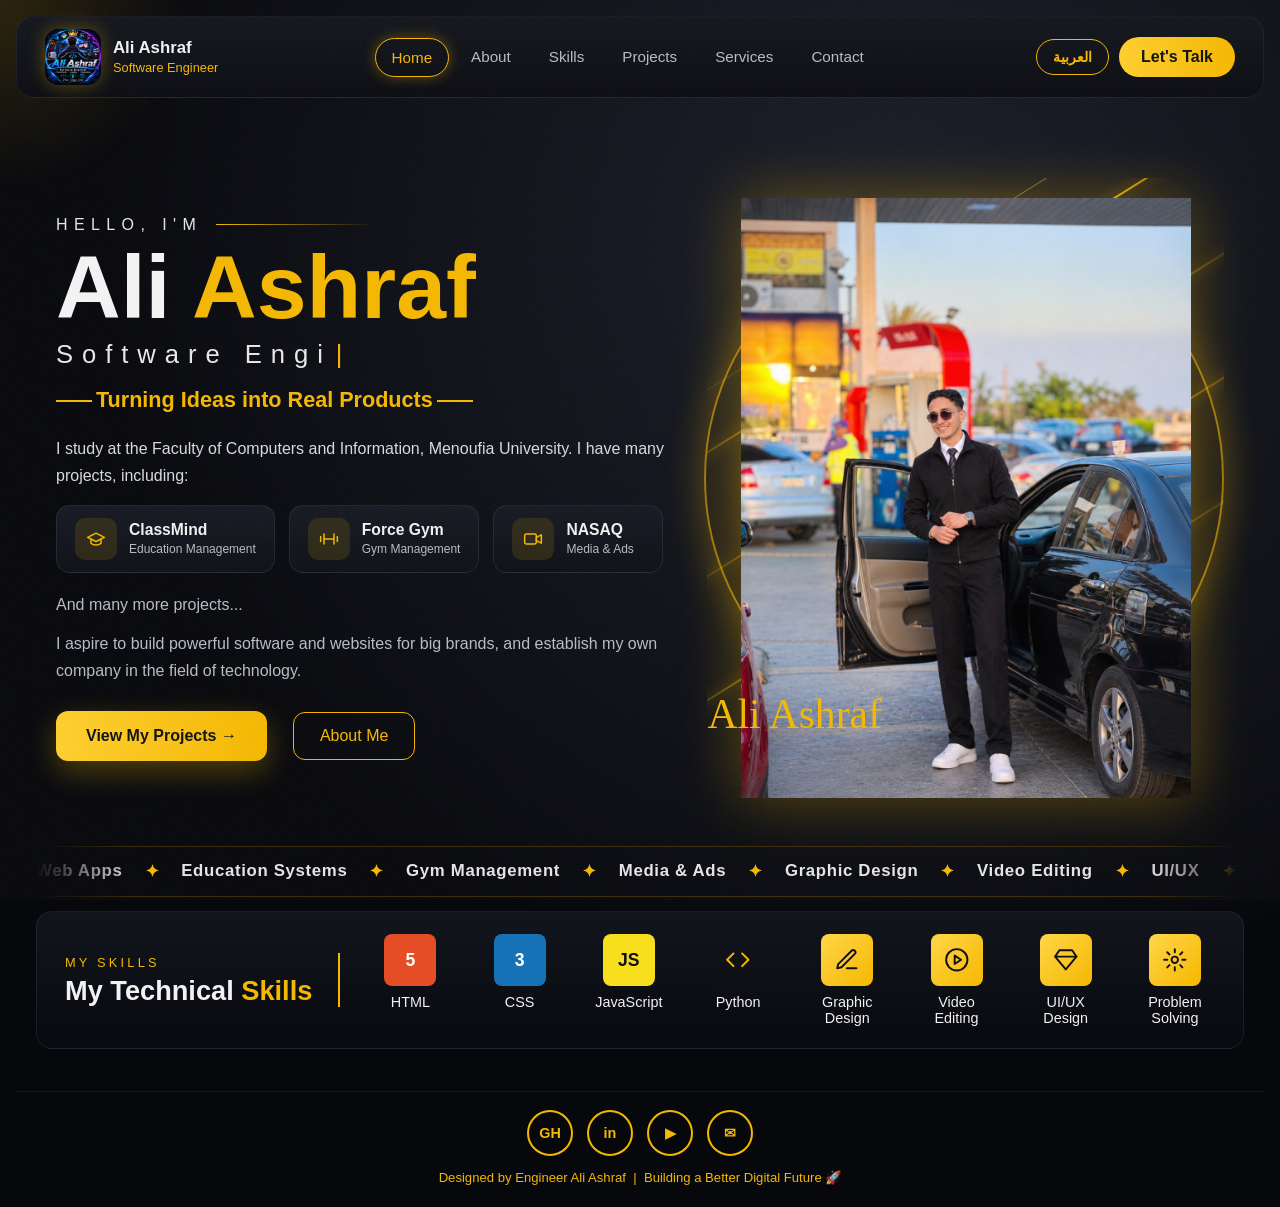
<file: index.html>
<!DOCTYPE html>
<html lang="en">
<head>
  <meta charset="UTF-8">
  <meta name="viewport" content="width=device-width, initial-scale=1.0">
  <title>Home | Ali Ashraf</title>
  <link rel="stylesheet" href="style.css">
</head>
<body data-page="home">
  <header id="site-header"></header>

  <main class="page">
    <section class="hero">
      <div class="hero-text">
        <p class="hello" data-i18n="home.hello">HELLO, I'M</p>
        <h1 class="name"><span class="first" data-i18n="home.first">Ali</span> <span class="last" data-i18n="home.last">Ashraf</span></h1>
        <h2 class="role" data-i18n="home.role">Software Engineer</h2>
        <p class="tagline" data-i18n="home.tagline">Turning Ideas into Real Products</p>

        <p class="intro" data-i18n="home.intro">
          I study at the Faculty of Computers and Information, Menoufia University.
          I have many projects, including:
        </p>

        <div class="project-chips">
          <a href="projects.html" class="chip">
            <span class="chip-icon">🎓</span>
            <span><strong>ClassMind</strong><small data-i18n="home.chipClassMind">Education Management</small></span>
          </a>
          <a href="projects.html" class="chip">
            <span class="chip-icon">🏋️</span>
            <span><strong>Force Gym</strong><small data-i18n="home.chipGym">Gym Management</small></span>
          </a>
          <a href="projects.html" class="chip">
            <span class="chip-icon">🎥</span>
            <span><strong>NASAQ</strong><small data-i18n-html="home.chipNasaq">Media &amp; Ads</small></span>
          </a>
        </div>

        <p class="more" data-i18n="home.more">And many more projects...</p>
        <p class="aspire" data-i18n="home.aspire">
          I aspire to build powerful software and websites for big brands,
          and establish my own company in the field of technology.
        </p>

        <div class="hero-actions">
          <a href="projects.html" class="btn-primary" data-i18n="home.btnProjects">View My Projects →</a>
          <a href="about.html" class="btn-ghost" data-i18n="home.btnAbout">About Me</a>
        </div>
      </div>

      <div class="hero-visual">
        <div class="glow-blob" style="top: 30%; right: 10%;"></div>
        <div class="glow-ring r1"></div>
        <div class="glow-ring r2"></div>
        <div class="gold-lines">
          <span></span><span></span><span></span><span></span><span></span>
        </div>
        <img class="hero-photo" src="assets/ali-cutout.png" alt="Ali Ashraf" data-i18n-alt="home.photoAlt">
        <div class="signature">Ali Ashraf</div>
      </div>
    </section>

    <section class="skills-strip panel reveal">
      <div class="section-label">
        <small data-i18n="home.skillsLabel">My Skills</small>
        <h3 data-i18n-html="home.skillsTitle">My Technical <span>Skills</span></h3>
      </div>
      <div class="skill-list">
        <div class="skill"><div class="skill-icon html">5</div><span>HTML</span></div>
        <div class="skill"><div class="skill-icon css">3</div><span>CSS</span></div>
        <div class="skill"><div class="skill-icon js">JS</div><span data-i18n="home.sJS">JavaScript</span></div>
        <div class="skill"><div class="skill-icon py">🐍</div><span data-i18n="home.sPy">Python</span></div>
        <div class="skill"><div class="skill-icon">✒</div><span data-i18n-html="home.sGraphic">Graphic<br>Design</span></div>
        <div class="skill"><div class="skill-icon">▶</div><span data-i18n-html="home.sVideo">Video<br>Editing</span></div>
        <div class="skill"><div class="skill-icon">◆</div><span data-i18n-html="home.sUX">UI/UX<br>Design</span></div>
        <div class="skill"><div class="skill-icon">⚙</div><span data-i18n-html="home.sProblem">Problem<br>Solving</span></div>
      </div>
    </section>
  </main>

  <footer class="footer" id="site-footer"></footer>
  <script src="script.js"></script>
  <script src="enhance.js"></script>
</body>
</html>
</file>
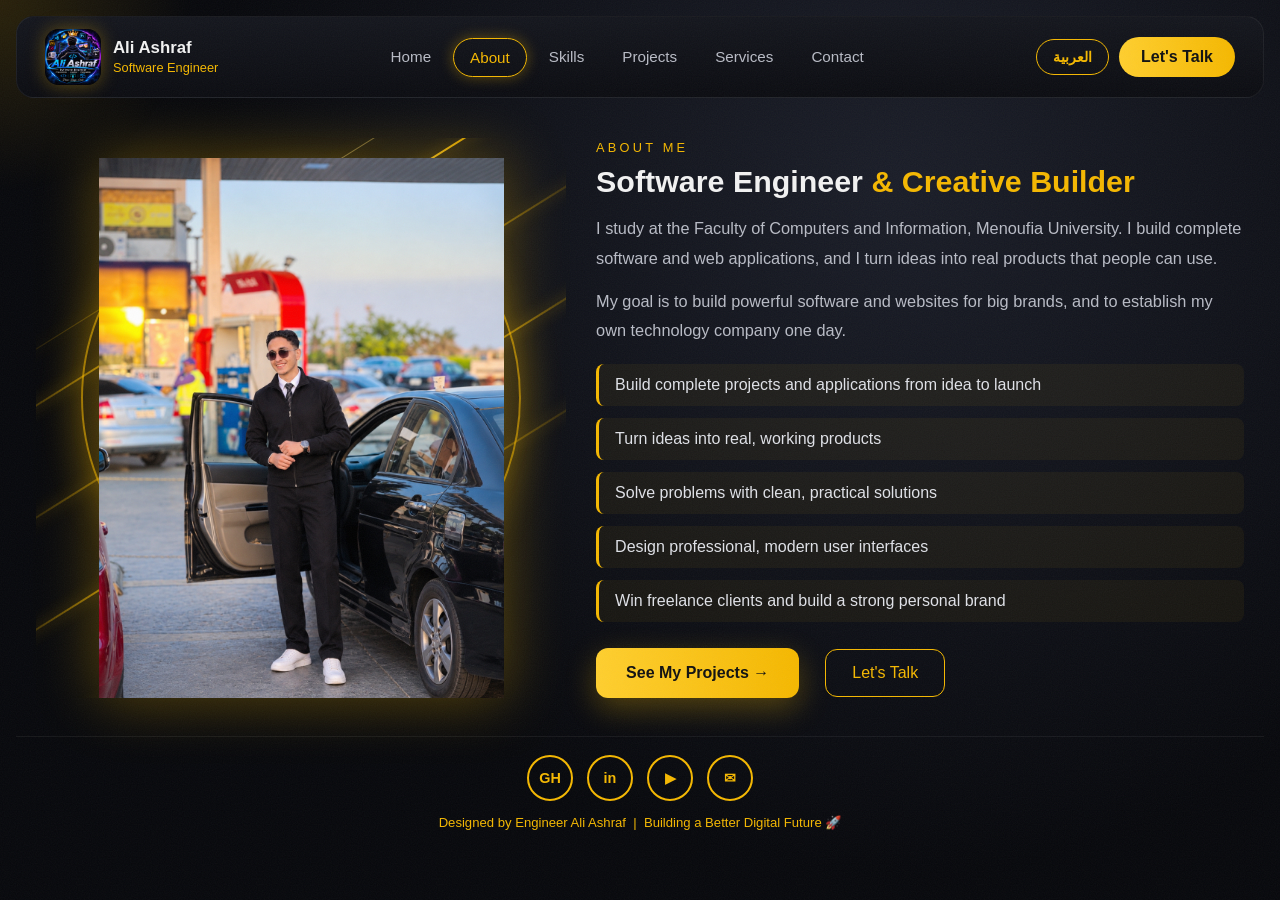
<file: about.html>
<!DOCTYPE html>
<html lang="en">
<head>
  <meta charset="UTF-8">
  <meta name="viewport" content="width=device-width, initial-scale=1.0">
  <title>About | Ali Ashraf</title>
  <link rel="stylesheet" href="style.css">
</head>
<body data-page="about">
  <header id="site-header"></header>

  <main class="page">
    <section class="about-grid">
      <div class="about-photo reveal">
        <div class="glow-blob" style="bottom: 10%; left: 50%; transform: translateX(-50%);"></div>
        <div class="glow-ring r1"></div>
        <div class="glow-ring r2"></div>
        <div class="gold-lines">
          <span></span><span></span><span></span><span></span><span></span>
        </div>
        <img class="hero-photo" src="assets/ali-cutout.png" alt="Ali Ashraf" data-i18n-alt="about.photoAlt">
      </div>

      <div class="about-text reveal">
        <div class="section-label">
          <small data-i18n="about.label">About Me</small>
        </div>
        <h3 data-i18n-html="about.title">Software Engineer <span>&amp; Creative Builder</span></h3>
        <p data-i18n="about.p1">
          I study at the Faculty of Computers and Information, Menoufia University.
          I build complete software and web applications, and I turn ideas into real products
          that people can use.
        </p>
        <p data-i18n="about.p2">
          My goal is to build powerful software and websites for big brands, and to establish
          my own technology company one day.
        </p>

        <ul class="about-list">
          <li data-i18n="about.l1">Build complete projects and applications from idea to launch</li>
          <li data-i18n="about.l2">Turn ideas into real, working products</li>
          <li data-i18n="about.l3">Solve problems with clean, practical solutions</li>
          <li data-i18n="about.l4">Design professional, modern user interfaces</li>
          <li data-i18n="about.l5">Win freelance clients and build a strong personal brand</li>
        </ul>

        <div class="hero-actions" style="margin-top: 26px;">
          <a href="projects.html" class="btn-primary" data-i18n="about.btnProjects">See My Projects →</a>
          <a href="contact.html" class="btn-ghost" data-i18n="about.btnTalk">Let's Talk</a>
        </div>
      </div>
    </section>
  </main>

  <footer class="footer" id="site-footer"></footer>
  <script src="script.js"></script>
  <script src="enhance.js"></script>
</body>
</html>
</file>
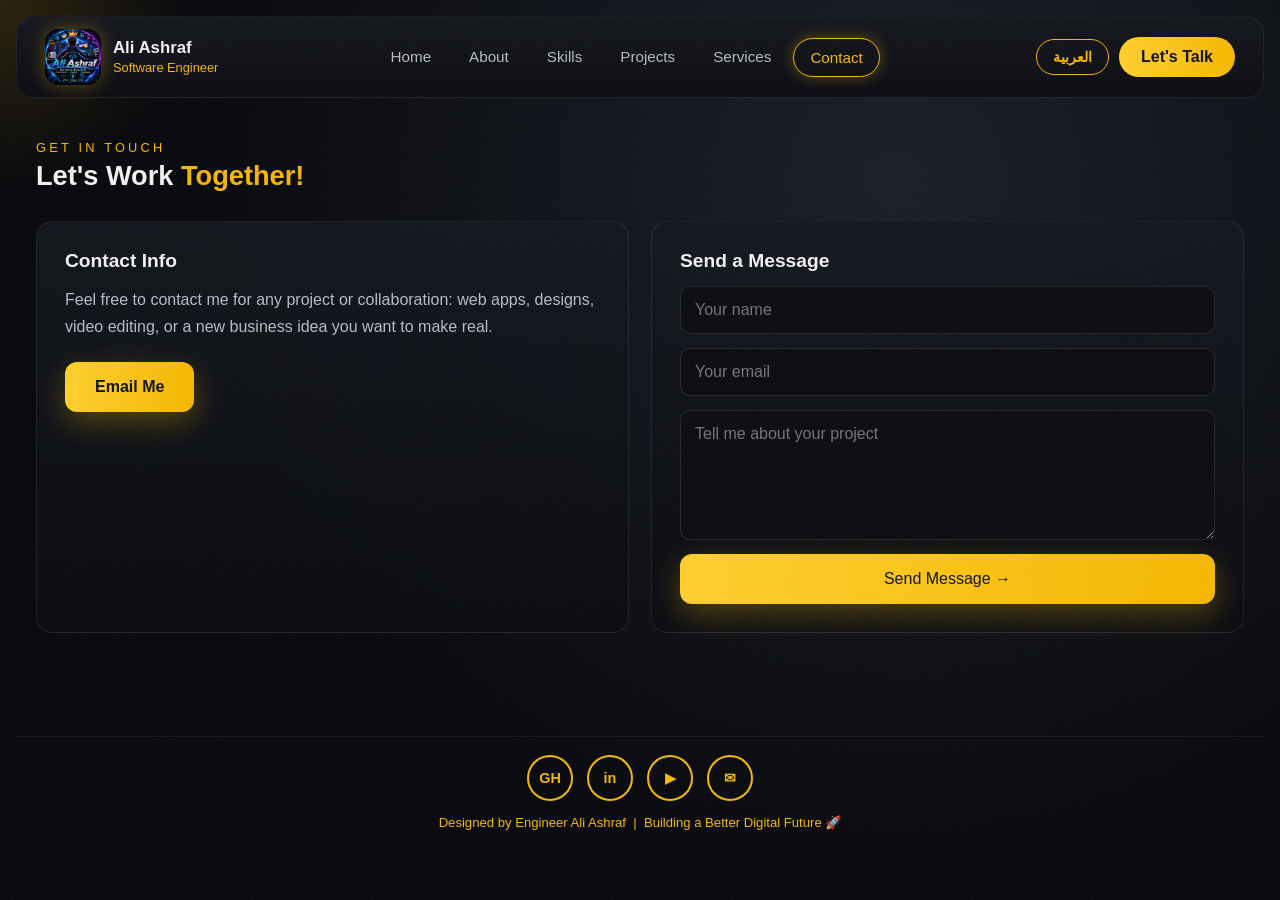
<file: contact.html>
<!DOCTYPE html>
<html lang="en">
<head>
  <meta charset="UTF-8">
  <meta name="viewport" content="width=device-width, initial-scale=1.0">
  <title>Contact | Ali Ashraf</title>
  <link rel="stylesheet" href="style.css">
</head>
<body data-page="contact">
  <header id="site-header"></header>

  <main class="page">
    <div class="section-label reveal">
      <small data-i18n="contact.label">Get in Touch</small>
      <h3 data-i18n-html="contact.title">Let's Work <span>Together!</span></h3>
    </div>

    <div class="contact-grid">
      <div class="panel contact-info reveal">
        <h4 data-i18n="contact.infoTitle">Contact Info</h4>
        <p data-i18n="contact.infoText">
          Feel free to contact me for any project or collaboration: web apps, designs,
          video editing, or a new business idea you want to make real.
        </p>
        <div class="hero-actions" style="margin-top:22px;">
          <a href="mailto:ly7444743@gmail.com" class="btn-primary" data-i18n="contact.emailBtn">Email Me</a>
        </div>
      </div>

      <div class="panel contact-form-box reveal">
        <h4 data-i18n="contact.formTitle">Send a Message</h4>
        <form class="contact-form" id="contactForm" data-to="ly7444743@gmail.com">
          <input type="text" name="name" placeholder="Your name" data-i18n-placeholder="contact.phName" required>
          <input type="email" name="email" placeholder="Your email" data-i18n-placeholder="contact.phEmail" required>
          <textarea name="message" placeholder="Tell me about your project" data-i18n-placeholder="contact.phMessage" required></textarea>
          <button type="submit" class="btn-primary" data-i18n="contact.send">Send Message →</button>
        </form>
      </div>
    </div>
  </main>

  <footer class="footer" id="site-footer"></footer>
  <script src="script.js"></script>
  <script src="enhance.js"></script>
</body>
</html>
</file>
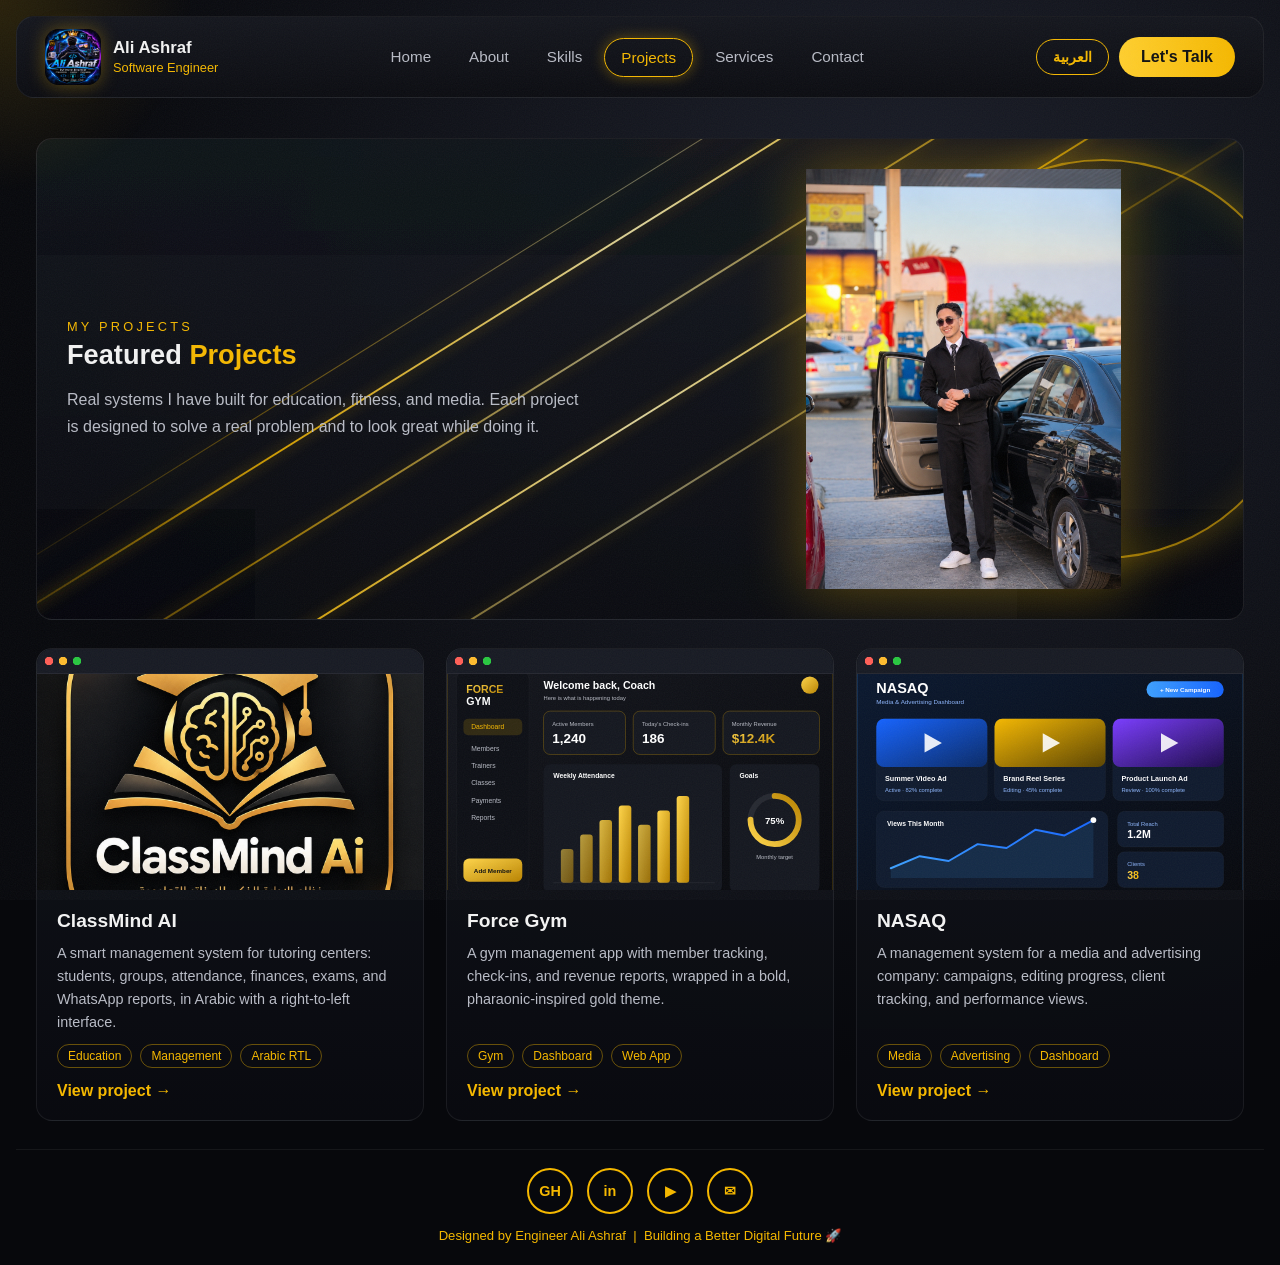
<file: projects.html>
<!DOCTYPE html>
<html lang="en">
<head>
  <meta charset="UTF-8">
  <meta name="viewport" content="width=device-width, initial-scale=1.0">
  <title>Projects | Ali Ashraf</title>
  <link rel="stylesheet" href="style.css">
</head>
<body data-page="projects">
  <header id="site-header"></header>

  <main class="page">
    <section class="projects-hero panel reveal">
      <div class="gold-lines">
        <span></span><span></span><span></span><span></span><span></span>
      </div>
      <div class="glow-ring r1" style="width:400px;height:400px;top:20px;right:-60px;"></div>
      <div class="hero-text" style="position:relative;z-index:1;">
        <div class="section-label">
          <small data-i18n="projects.label">My Projects</small>
          <h3 data-i18n-html="projects.title">Featured <span>Projects</span></h3>
        </div>
        <p data-i18n="projects.intro">
          Real systems I have built for education, fitness, and media. Each project is designed
          to solve a real problem and to look great while doing it.
        </p>
      </div>
      <div class="hero-visual" style="height:420px;">
        <img class="hero-photo" src="assets/ali-cutout.png" alt="Ali Ashraf" data-i18n-alt="projects.photoAlt">
      </div>
    </section>

    <div class="project-grid">
      <article class="panel project-card reveal">
        <div class="project-media">
          <img src="assets/classmind-logo.png" alt="ClassMind AI logo">
        </div>
        <div class="project-body">
          <h4>ClassMind AI</h4>
          <p data-i18n="projects.cmDesc">
            A smart management system for tutoring centers: students, groups, attendance,
            finances, exams, and WhatsApp reports, in Arabic with a right-to-left interface.
          </p>
          <div class="tags"><span data-i18n="projects.cmTag1">Education</span><span data-i18n="projects.cmTag2">Management</span><span data-i18n="projects.cmTag3">Arabic RTL</span></div>
          <a href="https://al7-as.github.io/Class.github.io/" target="_blank" class="project-link" data-i18n="ui.viewProject">View project →</a>
        </div>
      </article>

      <article class="panel project-card reveal">
        <div class="project-media">
          <img src="assets/forcegym.svg" alt="Force Gym dashboard">
        </div>
        <div class="project-body">
          <h4>Force Gym</h4>
          <p data-i18n="projects.gymDesc">
            A gym management app with member tracking, check-ins, and revenue reports,
            wrapped in a bold, pharaonic-inspired gold theme.
          </p>
          <div class="tags"><span data-i18n="projects.gymTag1">Gym</span><span data-i18n="projects.gymTag2">Dashboard</span><span data-i18n="projects.gymTag3">Web App</span></div>
          <a href="https://al7-as.github.io/Force-Gym.github.io" target="_blank" class="project-link" data-i18n="ui.viewProject">View project →</a>
        </div>
      </article>

      <article class="panel project-card reveal">
        <div class="project-media">
          <img src="assets/nasaq.svg" alt="NASAQ media dashboard">
        </div>
        <div class="project-body">
          <h4>NASAQ</h4>
          <p data-i18n="projects.nsDesc">
            A management system for a media and advertising company: campaigns, editing
            progress, client tracking, and performance views.
          </p>
          <div class="tags"><span data-i18n="projects.nsTag1">Media</span><span data-i18n="projects.nsTag2">Advertising</span><span data-i18n="projects.nsTag3">Dashboard</span></div>
          <a href="#" class="project-link" data-i18n="ui.viewProject">View project →</a>
        </div>
      </article>
    </div>
  </main>

  <footer class="footer" id="site-footer"></footer>
  <script src="script.js"></script>
  <script src="enhance.js"></script>
</body>
</html>
</file>
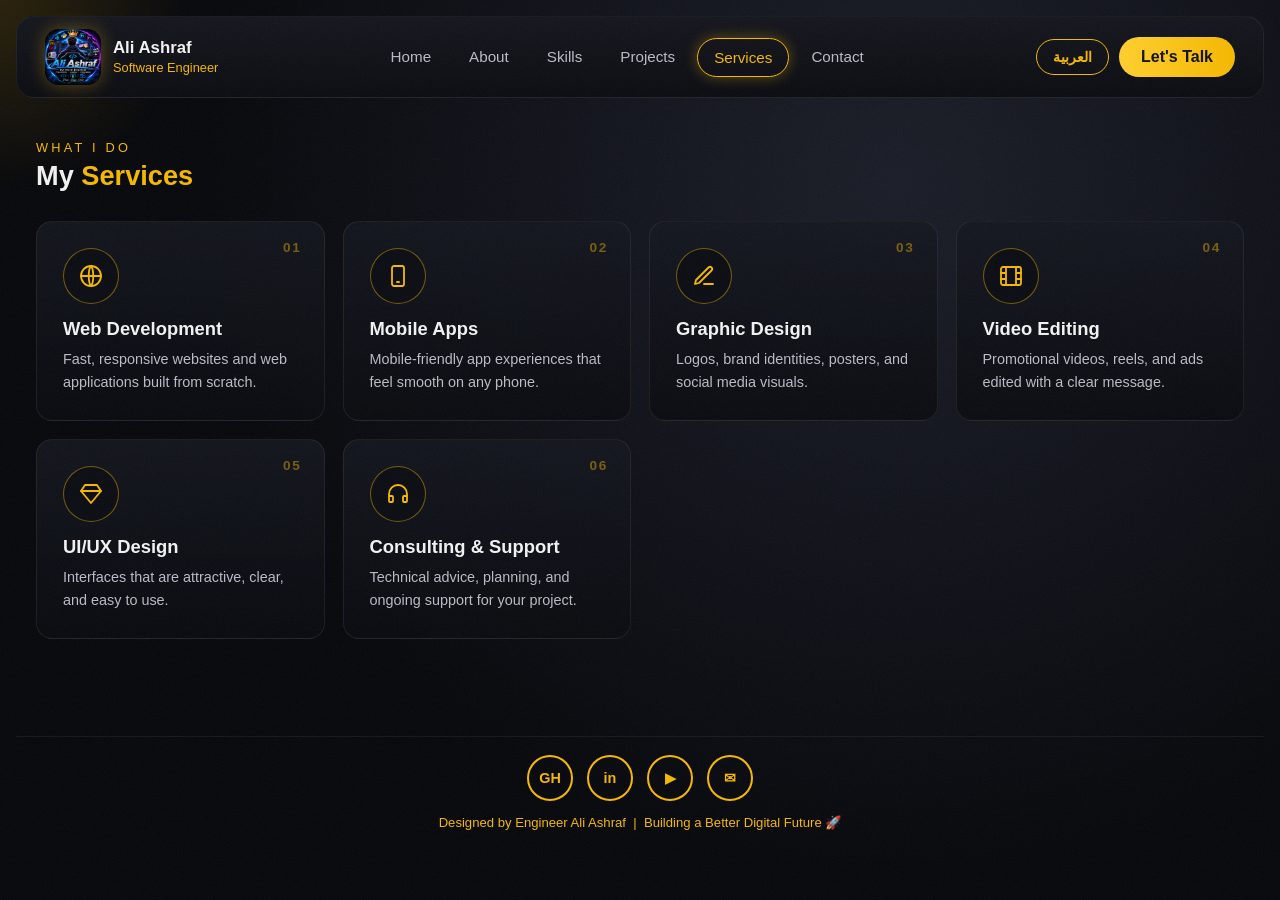
<file: services.html>
<!DOCTYPE html>
<html lang="en">
<head>
  <meta charset="UTF-8">
  <meta name="viewport" content="width=device-width, initial-scale=1.0">
  <title>Services | Ali Ashraf</title>
  <link rel="stylesheet" href="style.css">
</head>
<body data-page="services">
  <header id="site-header"></header>

  <main class="page">
    <div class="section-label reveal">
      <small data-i18n="services.label">What I Do</small>
      <h3 data-i18n-html="services.title">My <span>Services</span></h3>
    </div>

    <div class="service-grid">
      <article class="panel service-card reveal">
        <div class="s-icon">🌐</div>
        <h4 data-i18n="services.web.n">Web Development</h4>
        <p data-i18n="services.web.d">Fast, responsive websites and web applications built from scratch.</p>
      </article>
      <article class="panel service-card reveal">
        <div class="s-icon">📱</div>
        <h4 data-i18n="services.mobile.n">Mobile Apps</h4>
        <p data-i18n="services.mobile.d">Mobile-friendly app experiences that feel smooth on any phone.</p>
      </article>
      <article class="panel service-card reveal">
        <div class="s-icon">✒</div>
        <h4 data-i18n="services.graphic.n">Graphic Design</h4>
        <p data-i18n="services.graphic.d">Logos, brand identities, posters, and social media visuals.</p>
      </article>
      <article class="panel service-card reveal">
        <div class="s-icon">🎬</div>
        <h4 data-i18n="services.video.n">Video Editing</h4>
        <p data-i18n="services.video.d">Promotional videos, reels, and ads edited with a clear message.</p>
      </article>
      <article class="panel service-card reveal">
        <div class="s-icon">◆</div>
        <h4 data-i18n="services.ux.n">UI/UX Design</h4>
        <p data-i18n="services.ux.d">Interfaces that are attractive, clear, and easy to use.</p>
      </article>
      <article class="panel service-card reveal">
        <div class="s-icon">🎧</div>
        <h4 data-i18n-html="services.support.n">Consulting &amp; Support</h4>
        <p data-i18n="services.support.d">Technical advice, planning, and ongoing support for your project.</p>
      </article>
    </div>
  </main>

  <footer class="footer" id="site-footer"></footer>
  <script src="script.js"></script>
  <script src="enhance.js"></script>
</body>
</html>
</file>
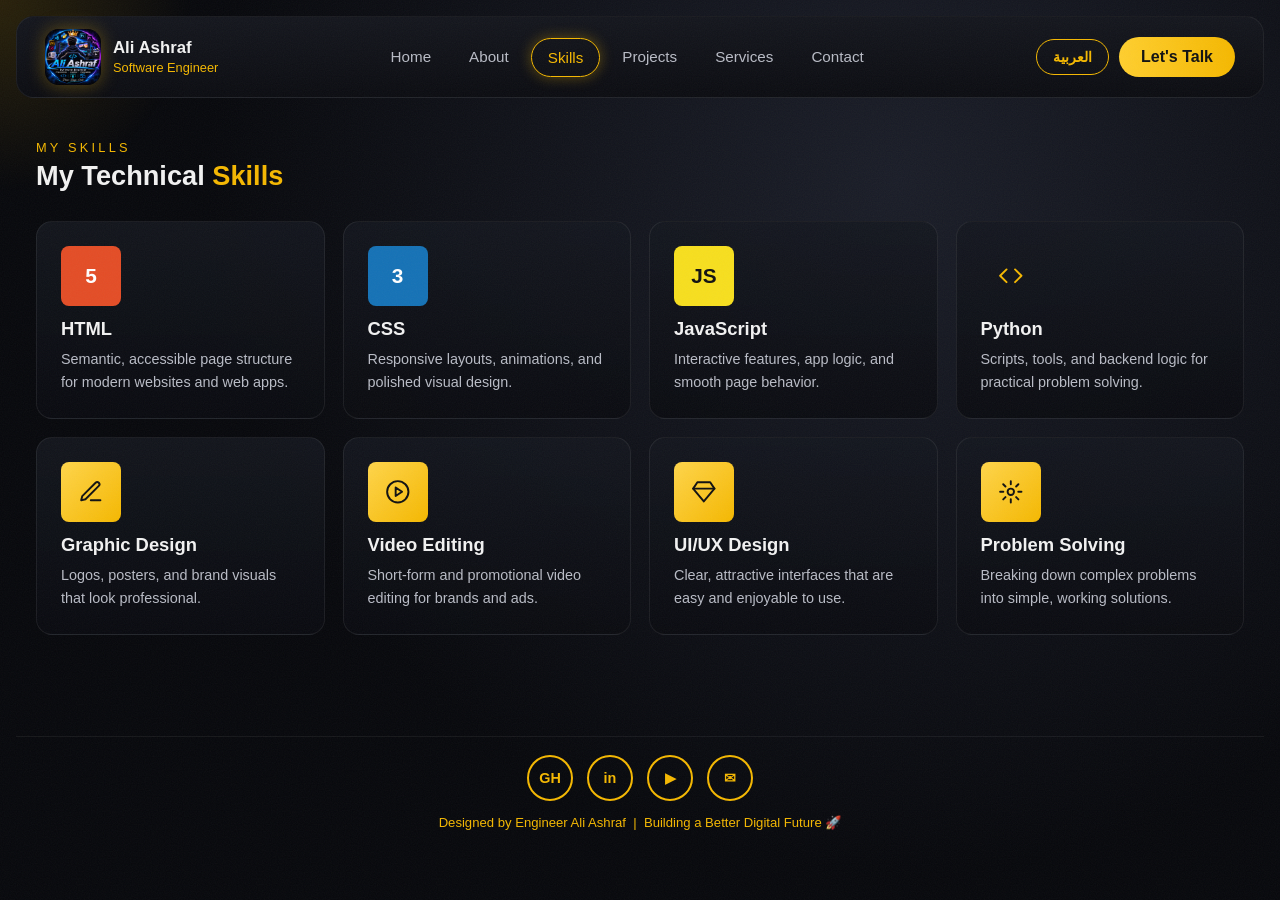
<file: skills.html>
<!DOCTYPE html>
<html lang="en">
<head>
  <meta charset="UTF-8">
  <meta name="viewport" content="width=device-width, initial-scale=1.0">
  <title>Skills | Ali Ashraf</title>
  <link rel="stylesheet" href="style.css">
</head>
<body data-page="skills">
  <header id="site-header"></header>

  <main class="page">
    <div class="section-label reveal">
      <small data-i18n="skills.label">My Skills</small>
      <h3 data-i18n-html="skills.title">My Technical <span>Skills</span></h3>
    </div>

    <div class="skill-cards">
      <article class="panel skill-card reveal">
        <div class="skill-icon html">5</div>
        <h4>HTML</h4>
        <p data-i18n="skills.html.d">Semantic, accessible page structure for modern websites and web apps.</p>
      </article>
      <article class="panel skill-card reveal">
        <div class="skill-icon css">3</div>
        <h4>CSS</h4>
        <p data-i18n="skills.css.d">Responsive layouts, animations, and polished visual design.</p>
      </article>
      <article class="panel skill-card reveal">
        <div class="skill-icon js">JS</div>
        <h4 data-i18n="skills.js.n">JavaScript</h4>
        <p data-i18n="skills.js.d">Interactive features, app logic, and smooth page behavior.</p>
      </article>
      <article class="panel skill-card reveal">
        <div class="skill-icon py">🐍</div>
        <h4>Python</h4>
        <p data-i18n="skills.py.d">Scripts, tools, and backend logic for practical problem solving.</p>
      </article>
      <article class="panel skill-card reveal">
        <div class="skill-icon">✒</div>
        <h4 data-i18n="skills.graphic.n">Graphic Design</h4>
        <p data-i18n="skills.graphic.d">Logos, posters, and brand visuals that look professional.</p>
      </article>
      <article class="panel skill-card reveal">
        <div class="skill-icon">▶</div>
        <h4 data-i18n="skills.video.n">Video Editing</h4>
        <p data-i18n="skills.video.d">Short-form and promotional video editing for brands and ads.</p>
      </article>
      <article class="panel skill-card reveal">
        <div class="skill-icon">◆</div>
        <h4 data-i18n="skills.ux.n">UI/UX Design</h4>
        <p data-i18n="skills.ux.d">Clear, attractive interfaces that are easy and enjoyable to use.</p>
      </article>
      <article class="panel skill-card reveal">
        <div class="skill-icon">⚙</div>
        <h4 data-i18n="skills.problem.n">Problem Solving</h4>
        <p data-i18n="skills.problem.d">Breaking down complex problems into simple, working solutions.</p>
      </article>
    </div>
  </main>

  <footer class="footer" id="site-footer"></footer>
  <script src="script.js"></script>
  <script src="enhance.js"></script>
</body>
</html>
</file>
<file: style.css>
:root {
  --bg: #07080c;
  --panel: #0f1117;
  --panel-2: #14171f;
  --gold: #f5b800;
  --gold-soft: #ffd54a;
  --text: #f2f2f2;
  --muted: #b9bcc6;
  --border: rgba(245, 184, 0, 0.35);
}

* { box-sizing: border-box; margin: 0; padding: 0; }
html { scroll-behavior: smooth; }

body {
  font-family: "Segoe UI", "Inter", Arial, sans-serif;
  background: radial-gradient(circle at 70% 20%, #1a1d28 0%, var(--bg) 60%);
  color: var(--text);
  min-height: 100vh;
  max-width: 1440px;
  margin: 0 auto;
  padding: 16px 16px 0;
  overflow-x: hidden;
}

a { color: inherit; text-decoration: none; }
img { display: block; max-width: 100%; }

/* ---------- PAGE TRANSITION ---------- */
.page-overlay {
  position: fixed;
  inset: 0;
  z-index: 999;
  background: linear-gradient(135deg, #14161d, #07080c);
  display: grid;
  place-items: center;
  transform: translateY(-101%);
  transition: transform 0.6s cubic-bezier(0.7, 0, 0.2, 1);
  pointer-events: none;
}
.page-overlay.cover {
  transform: translateY(0);
  pointer-events: all;
}
.page-overlay::after {
  content: "";
  position: absolute;
  bottom: 0; left: 0; right: 0;
  height: 3px;
  background: linear-gradient(90deg, transparent, var(--gold), transparent);
}
.overlay-logo {
  width: min(360px, 70vw);
  height: auto;
  border-radius: 24px;
  box-shadow: 0 0 60px rgba(245, 184, 0, 0.35);
  animation: pulse 1.4s ease-in-out infinite;
}

/* ---------- NAVBAR ---------- */
.navbar {
  display: flex;
  align-items: center;
  justify-content: space-between;
  gap: 16px;
  padding: 12px 28px;
  background: linear-gradient(180deg, #14161d, #0b0c11);
  border: 1px solid rgba(255, 255, 255, 0.06);
  border-radius: 18px;
  position: relative;
  z-index: 50;
}
.brand { display: flex; align-items: center; gap: 12px; }
.logo {
  width: 56px;
  height: 56px;
  border-radius: 14px;
  object-fit: cover;
  cursor: zoom-in;
  box-shadow: 0 0 18px rgba(245, 184, 0, 0.35);
  transition: transform 0.25s;
}
.logo:hover { transform: scale(1.08); }

.lightbox {
  position: fixed;
  inset: 0;
  z-index: 1000;
  background: rgba(0, 0, 0, 0.85);
  display: grid;
  place-items: center;
  opacity: 0;
  pointer-events: none;
  transition: opacity 0.3s;
  cursor: zoom-out;
}
.lightbox.open { opacity: 1; pointer-events: all; }
.lightbox img {
  width: min(560px, 86vw);
  height: auto;
  border-radius: 28px;
  box-shadow: 0 0 80px rgba(245, 184, 0, 0.35);
  transform: scale(0.9);
  transition: transform 0.35s cubic-bezier(0.2, 0.8, 0.2, 1);
}
.lightbox.open img { transform: scale(1); }
.lightbox-close {
  position: absolute;
  top: 20px; right: 24px;
  background: none;
  border: 1px solid var(--gold);
  color: var(--gold);
  width: 44px; height: 44px;
  border-radius: 50%;
  font-size: 1.6rem;
  cursor: pointer;
}
.brand-text strong { display: block; font-size: 1.05rem; }
.brand-text small { color: var(--gold); font-size: 0.8rem; }

.nav-links { display: flex; gap: 6px; }
.nav-links a {
  padding: 10px 16px;
  border-radius: 999px;
  color: var(--muted);
  font-size: 0.95rem;
  transition: 0.25s;
  position: relative;
}
.nav-links a:hover { color: var(--gold); }
.nav-links a.active {
  color: var(--gold);
  border: 1px solid var(--gold);
  box-shadow: 0 0 14px rgba(245, 184, 0, 0.35);
}

.btn-talk {
  background: linear-gradient(90deg, #ffcf2e, var(--gold));
  color: #111;
  font-weight: 700;
  padding: 11px 22px;
  border-radius: 999px;
  white-space: nowrap;
  transition: 0.25s;
}
.btn-talk:hover { transform: translateY(-2px); box-shadow: 0 8px 20px rgba(245, 184, 0, 0.4); }

.menu-toggle {
  display: none;
  background: none;
  border: none;
  cursor: pointer;
  flex-direction: column;
  gap: 5px;
}
.menu-toggle span { width: 24px; height: 2px; background: var(--gold); display: block; }

/* ---------- GOLD LINES (animated, behind photos) ---------- */
.gold-lines {
  position: absolute;
  inset: 0;
  overflow: hidden;
  pointer-events: none;
  z-index: 0;
}
.gold-lines span {
  position: absolute;
  height: 2px;
  width: 140%;
  left: -20%;
  background: linear-gradient(90deg, transparent, var(--gold), #fff3b0, var(--gold), transparent);
  box-shadow: 0 0 14px rgba(245, 184, 0, 0.7);
  transform: rotate(-32deg);
  opacity: 0.85;
  animation: sweep 6s ease-in-out infinite;
}
.gold-lines span:nth-child(1) { top: 18%; animation-delay: 0s; }
.gold-lines span:nth-child(2) { top: 38%; animation-delay: 0.8s; opacity: 0.6; }
.gold-lines span:nth-child(3) { top: 58%; animation-delay: 1.6s; }
.gold-lines span:nth-child(4) { top: 78%; animation-delay: 2.4s; opacity: 0.5; }
.gold-lines span:nth-child(5) { top: 8%;  animation-delay: 3.2s; opacity: 0.4; height: 1px; }

.glow-ring {
  position: absolute;
  border-radius: 50%;
  border: 2px solid rgba(245, 184, 0, 0.6);
  box-shadow: 0 0 40px rgba(245, 184, 0, 0.3), inset 0 0 40px rgba(245, 184, 0, 0.12);
  animation: spin 24s linear infinite;
  z-index: 0;
}
.glow-ring.r2 { border-color: rgba(245, 184, 0, 0.25); animation-direction: reverse; animation-duration: 34s; }

.glow-blob {
  position: absolute;
  width: 360px; height: 360px;
  border-radius: 50%;
  background: radial-gradient(circle, rgba(245, 184, 0, 0.35), transparent 70%);
  filter: blur(10px);
  animation: pulse 4s ease-in-out infinite;
  z-index: 0;
}

/* ---------- SECTIONS & BUTTONS ---------- */
.section-label small {
  color: var(--gold);
  letter-spacing: 0.25em;
  font-size: 0.8rem;
  text-transform: uppercase;
}
.section-label h3 { font-size: 1.7rem; margin-top: 4px; line-height: 1.2; }
.section-label h3 span { color: var(--gold); }

.btn-primary {
  background: linear-gradient(90deg, #ffcf2e, var(--gold));
  color: #111;
  font-weight: 700;
  padding: 16px 30px;
  border-radius: 12px;
  box-shadow: 0 10px 30px rgba(245, 184, 0, 0.3);
  transition: 0.25s;
  display: inline-block;
}
.btn-primary:hover { transform: translateY(-2px); }
.btn-ghost {
  border: 1px solid var(--gold);
  color: var(--gold);
  padding: 14px 26px;
  border-radius: 12px;
  transition: 0.25s;
  display: inline-block;
}
.btn-ghost:hover { background: var(--gold); color: #111; }

.panel {
  background: linear-gradient(180deg, rgba(20, 23, 31, 0.85), rgba(10, 11, 16, 0.9));
  border: 1px solid rgba(255, 255, 255, 0.07);
  border-radius: 16px;
}

/* ---------- PAGE LAYOUT ---------- */
.page { padding: 40px 20px 20px; min-height: 70vh; }

/* ---------- HOME HERO ---------- */
.hero {
  display: grid;
  grid-template-columns: 1.1fr 0.9fr;
  gap: 20px;
  padding: 40px 20px 30px;
  min-height: 580px;
  align-items: center;
}
.hello {
  letter-spacing: 0.4em;
  color: #e7e7e7;
  font-size: 1rem;
  display: flex;
  align-items: center;
  gap: 14px;
  animation: slideRight 0.8s ease both;
}
.hello::after {
  content: "";
  width: 160px; height: 1px;
  background: linear-gradient(90deg, var(--gold), transparent);
}
.name {
  font-size: clamp(3.2rem, 7vw, 5.6rem);
  font-weight: 800;
  line-height: 1.05;
  margin-top: 6px;
  animation: slideRight 0.9s 0.15s ease both;
}
.name .first { color: #f4f4f4; }
.name .last { color: var(--gold); }
.role {
  font-weight: 400;
  letter-spacing: 0.35em;
  font-size: 1.6rem;
  color: #e9e9e9;
  margin-top: 6px;
  animation: slideRight 0.9s 0.3s ease both;
}
.tagline {
  display: inline-block;
  margin: 18px 0 22px;
  color: var(--gold);
  font-size: 1.35rem;
  font-weight: 600;
  position: relative;
  padding: 0 40px;
  animation: fadeUp 0.9s 0.45s ease both;
}
.tagline::before, .tagline::after {
  content: ""; position: absolute; top: 50%; width: 36px; height: 2px; background: var(--gold);
}
.tagline::before { left: 0; }
.tagline::after { right: 0; }

.intro, .more, .aspire { color: var(--muted); line-height: 1.7; font-size: 1rem; margin-bottom: 12px; }
.intro { color: #d9dbe2; }

.project-chips { display: flex; gap: 14px; flex-wrap: wrap; margin: 16px 0 18px; }
.chip {
  display: flex;
  align-items: center;
  gap: 12px;
  padding: 12px 18px;
  border-radius: 14px;
  background: linear-gradient(180deg, #161922, #0e1016);
  border: 1px solid rgba(255, 255, 255, 0.08);
  min-width: 170px;
  transition: 0.25s;
}
.chip:hover { border-color: var(--gold); transform: translateY(-3px); }
.chip strong { display: block; font-size: 0.98rem; }
.chip small { color: var(--muted); font-size: 0.75rem; }
.chip-icon {
  width: 42px; height: 42px;
  display: grid; place-items: center;
  border-radius: 10px;
  background: rgba(245, 184, 0, 0.12);
  font-size: 1.3rem;
}

.hero-actions { display: flex; align-items: center; gap: 26px; margin-top: 26px; flex-wrap: wrap; }
.play {
  width: 46px; height: 46px; border-radius: 50%;
  border: 2px solid var(--gold);
  display: grid; place-items: center; color: var(--gold);
}

/* Hero photo (cut-out, animated) */
.hero-visual {
  position: relative;
  height: 620px;
  display: flex;
  align-items: flex-end;
  justify-content: center;
}
.hero-visual .glow-ring.r1 { width: 520px; height: 520px; top: 40px; right: 0; }
.hero-visual .glow-ring.r2 { width: 440px; height: 440px; top: 80px; right: 40px; }
.hero-photo {
  position: relative;
  z-index: 2;
  height: 600px;
  width: auto;
  object-fit: contain;
  filter: drop-shadow(0 0 30px rgba(245, 184, 0, 0.35));
  animation: rise 1.2s 0.2s cubic-bezier(0.2, 0.8, 0.2, 1) both, float 6s 1.4s ease-in-out infinite;
}
.signature {
  position: absolute;
  left: 0;
  bottom: 60px;
  font-family: "Brush Script MT", "Segoe Script", cursive;
  font-size: 2.6rem;
  color: var(--gold);
  transform: rotate(-8deg);
  z-index: 3;
  animation: fadeUp 1s 1s ease both;
}

/* ---------- SKILLS ---------- */
.skills-strip {
  display: flex;
  align-items: center;
  gap: 30px;
  padding: 22px 28px;
  overflow-x: auto;
  margin: 14px 0;
}
.skills-strip .section-label {
  min-width: 190px;
  padding-right: 26px;
  border-right: 2px solid var(--gold);
}
.skill-list { display: flex; justify-content: space-between; flex: 1; gap: 10px; }
.skill {
  display: flex; flex-direction: column; align-items: center; gap: 8px;
  text-align: center; font-size: 0.9rem; min-width: 80px; transition: transform 0.25s;
}
.skill:hover { transform: translateY(-6px) scale(1.05); }
.skill-icon {
  width: 52px; height: 52px;
  display: grid; place-items: center;
  font-weight: 800; font-size: 1.1rem;
  border-radius: 8px; color: #fff; background: #222;
}
.skill-icon.html { background: #e44d26; }
.skill-icon.css { background: #1572b6; }
.skill-icon.js { background: #f7df1e; color: #111; }
.skill-icon.py { background: none; font-size: 2.2rem; }

/* Skills page cards */
.skill-cards {
  display: grid;
  grid-template-columns: repeat(auto-fit, minmax(230px, 1fr));
  gap: 18px;
  margin-top: 28px;
}
.skill-card {
  padding: 24px;
  transition: 0.3s;
}
.skill-card:hover { border-color: var(--gold); transform: translateY(-6px); }
.skill-card h4 { font-size: 1.15rem; margin: 12px 0 8px; }
.skill-card p { color: var(--muted); font-size: 0.9rem; line-height: 1.6; }
.skill-card .skill-icon { width: 60px; height: 60px; font-size: 1.3rem; }

/* ---------- PROJECTS ---------- */
.projects-hero {
  position: relative;
  display: grid;
  grid-template-columns: 1fr 0.8fr;
  gap: 24px;
  align-items: center;
  padding: 30px;
  overflow: hidden;
  min-height: 460px;
}
.projects-hero .hero-visual { height: 420px; }
.projects-hero .hero-photo { height: 420px; animation: rise 1.2s 0.2s cubic-bezier(0.2, 0.8, 0.2, 1) both, float 6s 1.4s ease-in-out infinite; }
.projects-hero .section-label { position: relative; z-index: 1; }
.projects-hero p { color: var(--muted); margin-top: 14px; line-height: 1.7; max-width: 520px; }

.project-grid {
  display: grid;
  grid-template-columns: repeat(auto-fit, minmax(280px, 1fr));
  gap: 22px;
  margin-top: 28px;
}
.project-card {
  overflow: hidden;
  transition: 0.3s;
  display: flex;
  flex-direction: column;
}
.project-card:hover { border-color: var(--gold); transform: translateY(-6px); box-shadow: 0 16px 40px rgba(245, 184, 0, 0.15); }
.project-media {
  aspect-ratio: 16 / 10;
  background: #0b0c11;
  overflow: hidden;
  position: relative;
}
.project-media img { width: 100%; height: 100%; object-fit: cover; transition: transform 0.6s; }
.project-card:hover .project-media img { transform: scale(1.05); }
.project-body { padding: 20px; flex: 1; display: flex; flex-direction: column; gap: 10px; }
.project-body h4 { font-size: 1.2rem; }
.project-body p { color: var(--muted); font-size: 0.9rem; line-height: 1.6; flex: 1; }
.tags { display: flex; gap: 8px; flex-wrap: wrap; }
.tags span {
  font-size: 0.75rem;
  padding: 4px 10px;
  border-radius: 999px;
  border: 1px solid rgba(245, 184, 0, 0.4);
  color: var(--gold);
}
.project-link { color: var(--gold); font-weight: 600; margin-top: 4px; }

/* ---------- SERVICES ---------- */
.service-grid {
  display: grid;
  grid-template-columns: repeat(auto-fit, minmax(230px, 1fr));
  gap: 18px;
  margin-top: 28px;
}
.service-card { padding: 26px; transition: 0.3s; }
.service-card:hover { border-color: var(--gold); transform: translateY(-6px); }
.s-icon {
  width: 56px; height: 56px; border-radius: 50%;
  border: 1px solid rgba(245, 184, 0, 0.45);
  display: grid; place-items: center;
  font-size: 1.4rem; background: #0b0d13;
  margin-bottom: 14px;
}
.service-card h4 { font-size: 1.15rem; margin-bottom: 8px; }
.service-card p { color: var(--muted); font-size: 0.9rem; line-height: 1.6; }

/* ---------- ABOUT ---------- */
.about-grid {
  display: grid;
  grid-template-columns: 0.9fr 1.1fr;
  gap: 30px;
  align-items: center;
}
.about-photo {
  position: relative;
  height: 560px;
  display: flex;
  justify-content: center;
  align-items: flex-end;
}
.about-photo .hero-photo { height: 540px; }
.about-photo .glow-ring.r1 { width: 440px; height: 440px; top: 40px; left: 50%; transform: translateX(-50%); }
.about-photo .glow-ring.r2 { width: 380px; height: 380px; top: 70px; left: 50%; transform: translateX(-50%); }
.about-text p { color: var(--muted); line-height: 1.8; margin-top: 14px; font-size: 1.02rem; }
.about-text h3 { font-size: 1.9rem; margin-top: 6px; line-height: 1.25; }
.about-text h3 span { color: var(--gold); }
.about-list { list-style: none; margin-top: 18px; display: grid; gap: 12px; }
.about-list li {
  padding: 12px 16px;
  border-left: 3px solid var(--gold);
  background: rgba(245, 184, 0, 0.05);
  border-radius: 8px;
  color: #e0e2e8;
}

/* ---------- CONTACT ---------- */
.contact-grid {
  display: grid;
  grid-template-columns: 1fr 1fr;
  gap: 22px;
  margin-top: 28px;
}
.contact-info, .contact-form-box { padding: 28px; }
.contact-info h4, .contact-form-box h4 { font-size: 1.2rem; margin-bottom: 14px; }
.contact-info p { color: var(--muted); line-height: 1.7; }
.contact-form { display: grid; gap: 14px; }
.contact-form input, .contact-form textarea {
  width: 100%;
  padding: 14px;
  border-radius: 10px;
  border: 1px solid rgba(255, 255, 255, 0.1);
  background: #0b0c11;
  color: var(--text);
  font: inherit;
  transition: 0.25s;
}
.contact-form input:focus, .contact-form textarea:focus {
  outline: none;
  border-color: var(--gold);
  box-shadow: 0 0 0 3px rgba(245, 184, 0, 0.15);
}
.contact-form textarea { min-height: 130px; resize: vertical; }
.contact-form button { cursor: pointer; border: none; font: inherit; }

/* ---------- CONTACT STRIP (footer area) ---------- */
.footer {
  text-align: center;
  padding: 18px 10px 22px;
  color: var(--gold);
  font-size: 0.82rem;
  margin-top: 8px;
  border-top: 1px solid rgba(255, 255, 255, 0.06);
}
.footer-socials { display: flex; gap: 14px; justify-content: center; margin-bottom: 14px; }
.footer-socials a {
  width: 46px; height: 46px; border-radius: 50%;
  border: 2px solid var(--gold);
  display: grid; place-items: center;
  color: var(--gold); font-weight: 700; font-size: 0.9rem;
  transition: 0.25s;
}
.footer-socials a:hover { background: var(--gold); color: #111; }

/* ---------- ANIMATIONS ---------- */
.reveal { opacity: 0; transform: translateY(30px); transition: opacity 0.8s ease, transform 0.8s ease; }
.reveal.show { opacity: 1; transform: translateY(0); }

@keyframes sweep {
  0%, 100% { transform: translateX(-30px) rotate(-32deg); opacity: 0.3; }
  50% { transform: translateX(30px) rotate(-32deg); opacity: 1; }
}
@keyframes spin { to { transform: rotate(360deg); } }
@keyframes float {
  0%, 100% { transform: translateY(0); }
  50% { transform: translateY(-14px); }
}
@keyframes rise {
  from { opacity: 0; transform: translateY(80px) scale(0.96); }
  to { opacity: 1; transform: translateY(0) scale(1); }
}
@keyframes slideRight {
  from { opacity: 0; transform: translateX(-30px); }
  to { opacity: 1; transform: translateX(0); }
}
@keyframes fadeUp {
  from { opacity: 0; transform: translateY(20px); }
  to { opacity: 1; transform: translateY(0); }
}
@keyframes pulse {
  0%, 100% { opacity: 0.6; transform: scale(1); }
  50% { opacity: 1; transform: scale(1.06); }
}

/* ---------- RESPONSIVE ---------- */
@media (max-width: 1100px) {
  .hero, .projects-hero, .about-grid { grid-template-columns: 1fr; }
  .hero-visual { height: 520px; }
  .hero-photo { height: 500px; }
  .about-photo { height: 480px; }
  .about-photo .hero-photo { height: 460px; }
}

@media (max-width: 800px) {
  .nav-links {
    display: none;
    position: absolute;
    top: 76px; left: 16px; right: 16px;
    flex-direction: column;
    background: #0c0d12;
    border: 1px solid var(--border);
    border-radius: 14px;
    padding: 10px;
  }
  .nav-links.open { display: flex; }
  .menu-toggle { display: flex; }
  .btn-talk { display: none; }
  .name { font-size: 3rem; }
  .role { font-size: 1.1rem; }
  .hero-visual { height: 380px; }
  .hero-photo { height: 370px; }
  .skills-strip { flex-direction: column; align-items: stretch; }
  .skills-strip .section-label { border-right: none; border-bottom: 2px solid var(--gold); padding: 0 0 12px; }
  .skill-list { flex-wrap: wrap; justify-content: center; }
  .contact-grid { grid-template-columns: 1fr; }
  .signature { display: none; }
}

/* ---------- LANGUAGE TOGGLE ---------- */
.nav-actions { display: flex; align-items: center; gap: 10px; }
.lang-toggle {
  background: none;
  border: 1px solid var(--gold);
  color: var(--gold);
  font: inherit;
  font-weight: 700;
  font-size: 0.9rem;
  padding: 9px 16px;
  border-radius: 999px;
  cursor: pointer;
  white-space: nowrap;
  transition: 0.25s;
}
.lang-toggle:hover { background: var(--gold); color: #111; }

/* ---------- ARABIC / RIGHT-TO-LEFT ---------- */
html[dir="rtl"] body { font-family: "Segoe UI", Tahoma, "Noto Sans Arabic", Arial, sans-serif; }
html[dir="rtl"] .hello,
html[dir="rtl"] .role,
html[dir="rtl"] .section-label small,
html[dir="rtl"] .section-label small {
  letter-spacing: 0;
  text-transform: none;
}
html[dir="rtl"] .name { line-height: 1.25; }
html[dir="rtl"] .tagline { font-weight: 700; }
html[dir="rtl"] .about-list li { border-left: none; border-right: 3px solid var(--gold); }
html[dir="rtl"] .skills-strip .section-label {
  border-right: none;
  border-left: 2px solid var(--gold);
  padding-right: 0;
  padding-left: 26px;
}
html[dir="rtl"] .contact-form input,
html[dir="rtl"] .contact-form textarea { text-align: right; }
html[dir="rtl"] .lightbox-close { right: auto; left: 24px; }
html[dir="rtl"] .signature { left: auto; right: 0; transform: rotate(8deg); }
html[dir="rtl"] .contact-info p,
html[dir="rtl"] .projects-hero p { line-height: 1.9; }

@media (max-width: 800px) {
  html[dir="rtl"] .skills-strip .section-label {
    border-left: none;
    border-bottom: 2px solid var(--gold);
    padding: 0 0 12px;
  }
  .nav-actions .lang-toggle { padding: 8px 12px; font-size: 0.82rem; }
}

/* RTL: decorative glows overflow to the left, which browsers cannot scroll to; clip them */
html[dir="rtl"] .page,
html[dir="rtl"] .hero-visual,
html[dir="rtl"] .about-photo { overflow-x: clip; }

/* =========================================================
   v6 ENHANCEMENTS
   ========================================================= */

/* Icons */
.ico { width: 1.4em; height: 1.4em; fill: none; stroke: currentColor; stroke-width: 1.8; stroke-linecap: round; stroke-linejoin: round; display: block; }
.chip-icon { color: var(--gold); }
.chip-icon .ico { width: 1.25rem; height: 1.25rem; }
.s-icon { color: var(--gold); }
.s-icon .ico { width: 1.5rem; height: 1.5rem; }
.skill-icon .ico { width: 1.6rem; height: 1.6rem; }
.skill-icon.py { color: var(--gold); background: none; }
.skill-icon:not(.html):not(.css):not(.js):not(.py) { color: #111; background: linear-gradient(135deg, #ffd54a, var(--gold)); }
.skill-icon:not(.html):not(.css):not(.js):not(.py) .ico { color: #111; }

/* Scroll progress */
.scroll-progress {
  position: fixed; top: 0; left: 0; right: 0; height: 3px;
  background: linear-gradient(90deg, var(--gold), var(--gold-soft));
  transform-origin: left center; transform: scaleX(0);
  z-index: 1001; pointer-events: none;
  box-shadow: 0 0 12px rgba(245, 184, 0, 0.7);
}
html[dir="rtl"] .scroll-progress { transform-origin: right center; }

/* Noise texture over the whole page */
body::after {
  content: ""; position: fixed; inset: 0; pointer-events: none; z-index: 998; opacity: 0.05;
  background-image: url("data:image/svg+xml;utf8,<svg xmlns='http://www.w3.org/2000/svg' width='180' height='180'><filter id='n'><feTurbulence type='fractalNoise' baseFrequency='0.85' numOctaves='2' stitchTiles='stitch'/></filter><rect width='100%' height='100%' filter='url(%23n)'/></svg>");
}

/* Cursor glow (desktop) */
.cursor-glow {
  position: fixed; left: 0; top: 0; width: 420px; height: 420px;
  margin: -210px 0 0 -210px; border-radius: 50%;
  background: radial-gradient(circle, rgba(245, 184, 0, 0.14), transparent 65%);
  pointer-events: none; z-index: 0;
  transition: transform 0.12s linear;
}

/* Hero photo parallax (uses the independent "translate" property) */
.hero-photo { translate: var(--px, 0px) var(--py, 0px); transition: translate 0.5s ease-out; }

/* Card spotlight on hover */
.panel { position: relative; isolation: isolate; }
.panel::before {
  content: ""; position: absolute; inset: 0; border-radius: inherit; z-index: -1;
  background: radial-gradient(260px circle at var(--mx, 50%) var(--my, 50%), rgba(245, 184, 0, 0.16), transparent 70%);
  opacity: 0; transition: opacity 0.3s; pointer-events: none;
}
.panel:hover::before { opacity: 1; }

/* Typing cursor on role line */
.role.typing::after {
  content: "|"; color: var(--gold); margin-inline-start: 4px;
  animation: blink 1s steps(1) infinite;
}
@keyframes blink { 50% { opacity: 0; } }

/* Marquee */
.marquee {
  overflow: hidden; margin: 18px 0 8px;
  padding: 14px 0;
  border-top: 1px solid rgba(245, 184, 0, 0.2);
  border-bottom: 1px solid rgba(245, 184, 0, 0.2);
  mask-image: linear-gradient(90deg, transparent, #000 8%, #000 92%, transparent);
  -webkit-mask-image: linear-gradient(90deg, transparent, #000 8%, #000 92%, transparent);
}
.marquee-track {
  display: flex; gap: 22px; width: max-content;
  animation: marquee 32s linear infinite;
  font-size: 1.05rem; font-weight: 600; color: #e6e6e6; letter-spacing: 0.04em;
}
.marquee-track i { font-style: normal; color: var(--gold); }
@keyframes marquee { to { transform: translateX(-50%); } }

/* Projects: browser-window frame around each preview */
.project-media { position: relative; }
.project-media::before {
  content: ""; position: absolute; top: 0; left: 0; right: 0; height: 24px; z-index: 1;
  background:
    radial-gradient(circle at 12px 12px, #ff5f57 4px, transparent 4.5px),
    radial-gradient(circle at 26px 12px, #febc2e 4px, transparent 4.5px),
    radial-gradient(circle at 40px 12px, #28c840 4px, transparent 4.5px),
    #171a23;
  border-bottom: 1px solid rgba(255, 255, 255, 0.06);
}
.project-media img { position: absolute; top: 24px; left: 0; width: 100%; height: calc(100% - 24px); }

/* Services: numbered cards */
.service-grid { counter-reset: svc; }
.service-card { counter-increment: svc; }
.service-card::after {
  content: counter(svc, decimal-leading-zero);
  position: absolute; top: 18px; inset-inline-end: 22px;
  font-size: 0.85rem; font-weight: 700; letter-spacing: 0.12em;
  color: rgba(245, 184, 0, 0.45);
}
.service-card:hover::after { color: var(--gold); }

/* Reduced motion */
@media (prefers-reduced-motion: reduce) {
  *, *::before, *::after { animation: none !important; transition: none !important; }
}

/* Mobile polish */
.page { overflow-x: clip; }
@media (max-width: 800px) {
  .page { padding: 24px 4px 16px; }
  .navbar { padding: 10px 14px; gap: 10px; }
  .logo { width: 44px; height: 44px; }
  .brand { gap: 10px; min-width: 0; }
  .brand-text strong { font-size: 0.95rem; }
  .brand-text small { font-size: 0.72rem; }
  .nav-actions { gap: 8px; }
  .hero { padding: 24px 6px 10px; min-height: 0; gap: 8px; }
  .hero-visual { height: 360px; }
  .hero-photo { height: 340px; }
  .project-chips { gap: 10px; }
  .chip { min-width: 0; flex: 1 1 150px; padding: 10px 12px; }
  .hero-actions { gap: 14px; }
  .hero-actions .btn-primary, .hero-actions .btn-ghost { padding: 14px 20px; }
  .marquee-track { font-size: 0.92rem; }
  .projects-hero { padding: 22px 18px; min-height: 0; }
  .projects-hero .hero-visual { height: 280px; }
  .projects-hero .hero-photo { height: 260px; }
  .project-body { padding: 18px; }
  .service-card::after { top: 16px; inset-inline-end: 18px; }
  .about-photo { height: 400px; }
  .about-photo .hero-photo { height: 380px; }
  .section-label h3, .about-text h3 { font-size: 1.5rem; }
  .contact-info, .contact-form-box { padding: 22px; }
  .footer p { padding: 0 8px; line-height: 1.6; }
}
@media (max-width: 800px) {
  .projects-hero { display: flex; flex-direction: column; gap: 10px; }
  .projects-hero .hero-visual { height: 250px; width: 100%; }
  .projects-hero .hero-photo { height: 240px; }
}
</file>
